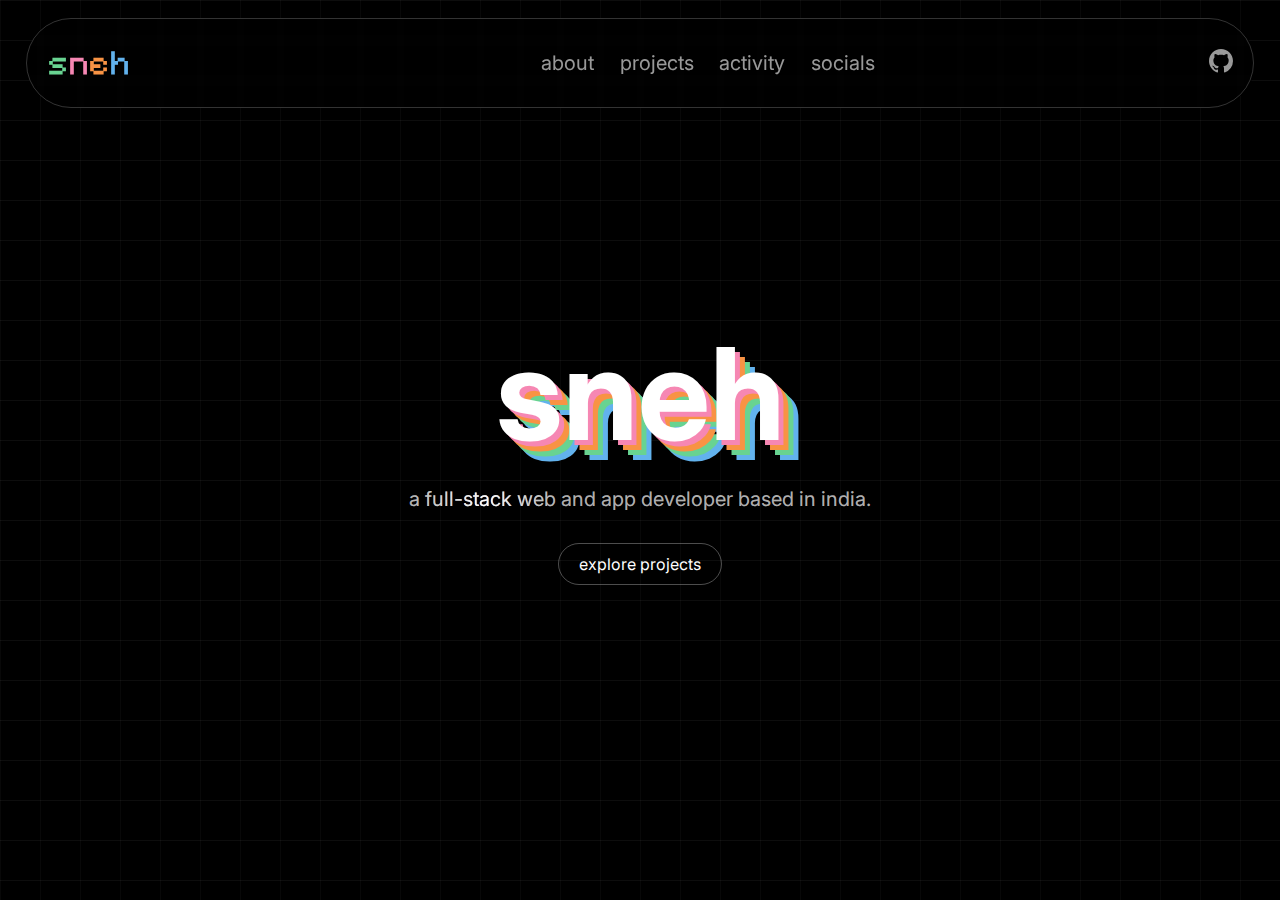
<file: index.html>
<!DOCTYPE html>
<html lang="en">

<head>
    <meta charset="UTF-8">
    <meta name="viewport" content="width=device-width, initial-scale=1.0">
    <meta name="title" content="sneh">
    <meta name="description" content="more about snehasish, a full-stack web and app developer.">
    <meta name="keywords" content="sneh, snehasish, sish, sneh.is-a.dev">
    <meta name="image" content="/assets/icon.png">
    <meta name="theme-color" content="#C5EBAA">
    <meta name="og:title" content="sneh">
    <meta name="og:description" content="more about snehasish, a full-stack web and app developer.">
    <meta name="og:image" content="/assets/icon.png">
    <meta name="og:theme-color" content="#C5EBAA">

    <link rel="stylesheet" href="styles/global.css">
    <link rel="stylesheet" href="styles/navbar.css">
    <link rel="stylesheet" href="styles/hero.css">
    <link rel="stylesheet" href="styles/about.css">
    <link rel="stylesheet" href="styles/colors.css">
    <link rel="stylesheet" href="styles/shadows.css">

    <link rel="shortcut icon" href="/assets//icon.png" type="image/png">
    <title>sneh</title>
</head>

<body>
    <nav class="navbar">
        <div class="navbar-menu-icon" onclick="openNav()">
            <svg xmlns="http://www.w3.org/2000/svg" width="24" height="24" fill="currentColor" class="bi bi-list"
                viewBox="0 0 16 16">
                <path fill-rule="evenodd"
                    d="M2.5 12a.5.5 0 0 1 .5-.5h10a.5.5 0 0 1 0 1H3a.5.5 0 0 1-.5-.5m0-4a.5.5 0 0 1 .5-.5h10a.5.5 0 0 1 0 1H3a.5.5 0 0 1-.5-.5m0-4a.5.5 0 0 1 .5-.5h10a.5.5 0 0 1 0 1H3a.5.5 0 0 1-.5-.5" />
            </svg>
        </div>
        <h2 class="navbar-name">
            <span class="text-green">s</span><span class="text-pink">n</span><span class="text-orange">e</span><span
                class="text-blue">h</span>
        </h2>
        <div class="navbar-items">
            <a href="/about" class="navbar-item">about</a>
            <a href="/projects" class="navbar-item">projects</a>
            <a href="/activity" class="navbar-item">activity</a>
            <a href="/socials" class="navbar-item">socials</a>
        </div>
        <div class="navbar-github">
            <a class="navbar-github-link" href="https://github.com/snehasishlol">
                <svg xmlns="http://www.w3.org/2000/svg" width="24" height="24" fill="currentColor" class="bi bi-github"
                    viewBox="0 0 16 16">
                    <path
                        d="M8 0C3.58 0 0 3.58 0 8c0 3.54 2.29 6.53 5.47 7.59.4.07.55-.17.55-.38 0-.19-.01-.82-.01-1.49-2.01.37-2.53-.49-2.69-.94-.09-.23-.48-.94-.82-1.13-.28-.15-.68-.52-.01-.53.63-.01 1.08.58 1.23.82.72 1.21 1.87.87 2.33.66.07-.52.28-.87.51-1.07-1.78-.2-3.64-.89-3.64-3.95 0-.87.31-1.59.82-2.15-.08-.2-.36-1.02.08-2.12 0 0 .67-.21 2.2.82.64-.18 1.32-.27 2-.27s1.36.09 2 .27c1.53-1.04 2.2-.82 2.2-.82.44 1.1.16 1.92.08 2.12.51.56.82 1.27.82 2.15 0 3.07-1.87 3.75-3.65 3.95.29.25.54.73.54 1.48 0 1.07-.01 1.93-.01 2.2 0 .21.15.46.55.38A8.01 8.01 0 0 0 16 8c0-4.42-3.58-8-8-8" />
                </svg>
            </a>
        </div>
    </nav>

    <div id="sidenav" class="sidenav">
        <div class="close-btn navbar-item" onclick="closeNav()">
            <svg xmlns="http://www.w3.org/2000/svg" width="24" height="24" fill="currentColor" class="bi bi-x-lg"
                viewBox="0 0 16 16">
                <path
                    d="M2.146 2.854a.5.5 0 1 1 .708-.708L8 7.293l5.146-5.147a.5.5 0 0 1 .708.708L8.707 8l5.147 5.146a.5.5 0 0 1-.708.708L8 8.707l-5.146 5.147a.5.5 0 0 1-.708-.708L7.293 8z" />
            </svg>
        </div>

        <div class="sidenav-items">
            <a href="/about" class="sidenav-item">about</a>
            <a href="/projects" class="sidenav-item">projects</a>
            <a href="/activity" class="sidenav-item">activity</a>
            <a href="/socials" class="sidenav-item">socials</a>
        </div>
    </div>

    <section class="hero" id="hero">
        <h1 class="hero-name">
            sneh
        </h1>

        <p class="hero-description">
            a full-stack web and app developer based in india.
        </p>

        <a class="hero-link" href="/projects">explore projects</a>
    </section>

    <script src="scripts/navbar.js"></script>
</body>

</html>
</file>
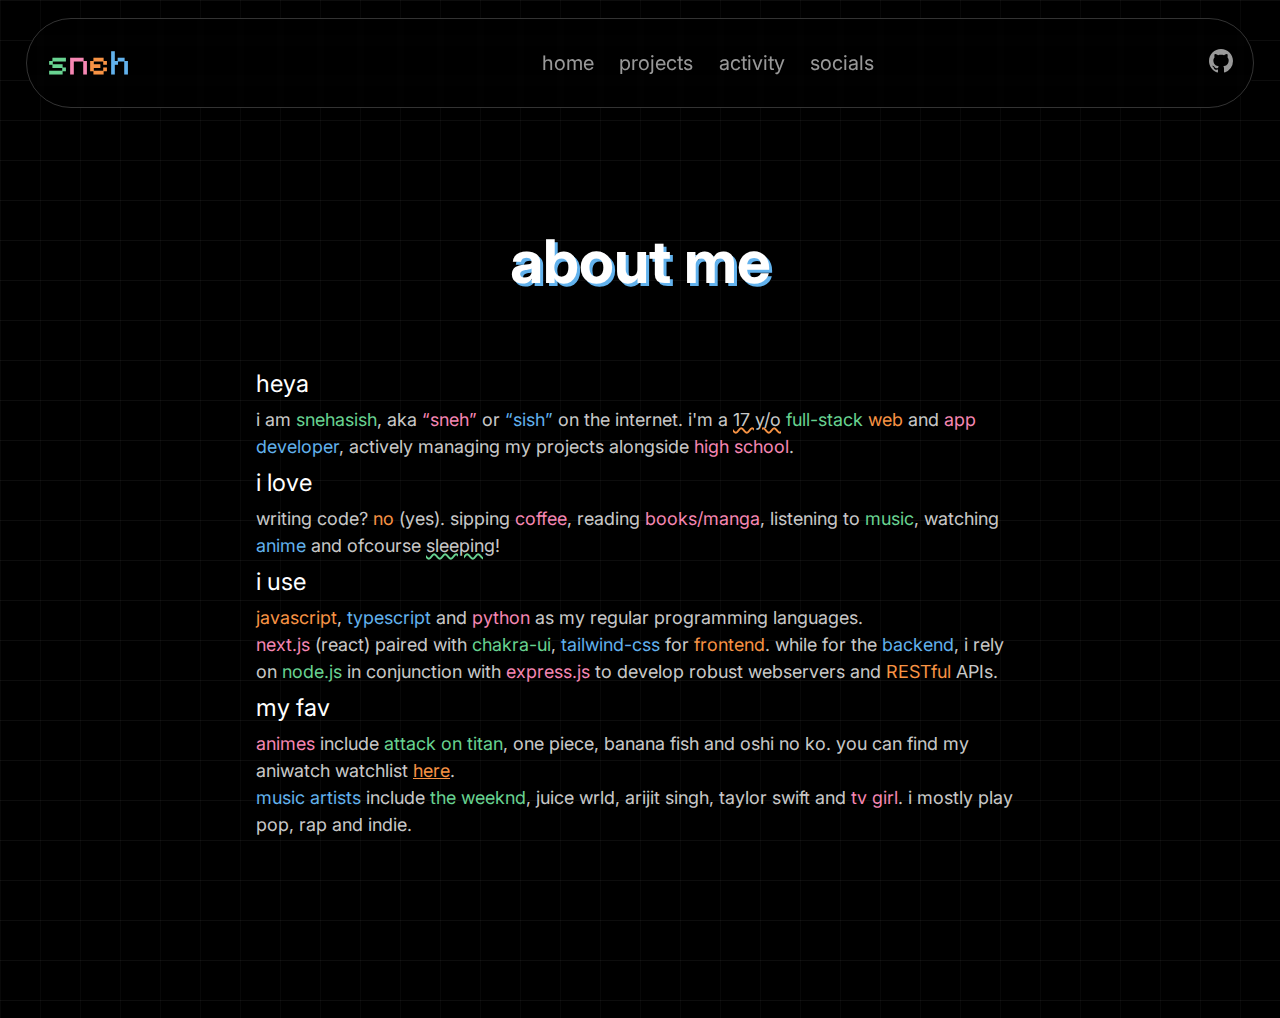
<file: about.html>
<!DOCTYPE html>
<html lang="en">

<head>
    <meta charset="UTF-8">
    <meta name="viewport" content="width=device-width, initial-scale=1.0">
    <meta name="title" content="about sneh">
    <meta name="description" content="omg you want to know about sneh? 😔.">
    <meta name="keywords" content="sneh, snehasish, sish, sneh.is-a.dev, about, about me">
    <meta name="image" content="/assets/icon.png">
    <meta name="theme-color" content="#C5EBAA">
    <meta name="og:title" content="about sneh">
    <meta name="og:description" content="omg you want to know about sneh? 😔.">
    <meta name="og:image" content="/assets/icon.png">
    <meta name="og:theme-color" content="#C5EBAA">

    <link rel="stylesheet" href="styles/global.css">
    <link rel="stylesheet" href="styles/navbar.css">
    <link rel="stylesheet" href="styles/about.css">
    <link rel="stylesheet" href="styles/about.css">
    <link rel="stylesheet" href="styles/buttons.css">
    <link rel="stylesheet" href="styles/underlines.css">
    <link rel="stylesheet" href="styles/colors.css">
    <link rel="stylesheet" href="styles/shadows.css">

    <link rel="shortcut icon" href="/assets//icon.png" type="image/png">
    <title>about - sneh</title>
</head>

<body>
    <nav class="navbar">
        <div class="navbar-menu-icon" onclick="openNav()">
            <svg xmlns="http://www.w3.org/2000/svg" width="24" height="24" fill="currentColor" class="bi bi-list"
                viewBox="0 0 16 16">
                <path fill-rule="evenodd"
                    d="M2.5 12a.5.5 0 0 1 .5-.5h10a.5.5 0 0 1 0 1H3a.5.5 0 0 1-.5-.5m0-4a.5.5 0 0 1 .5-.5h10a.5.5 0 0 1 0 1H3a.5.5 0 0 1-.5-.5m0-4a.5.5 0 0 1 .5-.5h10a.5.5 0 0 1 0 1H3a.5.5 0 0 1-.5-.5" />
            </svg>
        </div>
        <h2 class="navbar-name">
            <span class="text-green">s</span><span class="text-pink">n</span><span class="text-orange">e</span><span
                class="text-blue">h</span>
        </h2>
        <div class="navbar-items">
            <a href="/" class="navbar-item">home</a>
            <a href="/projects" class="navbar-item">projects</a>
            <a href="/activity" class="navbar-item">activity</a>
            <a href="/socials" class="navbar-item">socials</a>
        </div>
        <div class="navbar-github">
            <a class="navbar-github-link" href="https://github.com/snehasishlol">
                <svg xmlns="http://www.w3.org/2000/svg" width="24" height="24" fill="currentColor" class="bi bi-github"
                    viewBox="0 0 16 16">
                    <path
                        d="M8 0C3.58 0 0 3.58 0 8c0 3.54 2.29 6.53 5.47 7.59.4.07.55-.17.55-.38 0-.19-.01-.82-.01-1.49-2.01.37-2.53-.49-2.69-.94-.09-.23-.48-.94-.82-1.13-.28-.15-.68-.52-.01-.53.63-.01 1.08.58 1.23.82.72 1.21 1.87.87 2.33.66.07-.52.28-.87.51-1.07-1.78-.2-3.64-.89-3.64-3.95 0-.87.31-1.59.82-2.15-.08-.2-.36-1.02.08-2.12 0 0 .67-.21 2.2.82.64-.18 1.32-.27 2-.27s1.36.09 2 .27c1.53-1.04 2.2-.82 2.2-.82.44 1.1.16 1.92.08 2.12.51.56.82 1.27.82 2.15 0 3.07-1.87 3.75-3.65 3.95.29.25.54.73.54 1.48 0 1.07-.01 1.93-.01 2.2 0 .21.15.46.55.38A8.01 8.01 0 0 0 16 8c0-4.42-3.58-8-8-8" />
                </svg>
            </a>
        </div>
    </nav>

    <div id="sidenav" class="sidenav">
        <div class="close-btn navbar-item" onclick="closeNav()">
            <svg xmlns="http://www.w3.org/2000/svg" width="24" height="24" fill="currentColor" class="bi bi-x-lg"
                viewBox="0 0 16 16">
                <path
                    d="M2.146 2.854a.5.5 0 1 1 .708-.708L8 7.293l5.146-5.147a.5.5 0 0 1 .708.708L8.707 8l5.147 5.146a.5.5 0 0 1-.708.708L8 8.707l-5.146 5.147a.5.5 0 0 1-.708-.708L7.293 8z" />
            </svg>
        </div>

        <div class="sidenav-items">
            <a href="/" class="sidenav-item">home</a>
            <a href="/projects" class="sidenav-item">projects</a>
            <a href="/activity" class="sidenav-item">activity</a>
            <a href="/socials" class="sidenav-item">socials</a>
        </div>
    </div>

    <section class="about" id="about">
        <div class="about-intro">
            <h2 class="about-intro-title shadow-blue">
                about me
            </h2>
        </div>

        <div class="about-details">
            <h2 class="about-details-title">
                heya
            </h2>
            <p class="about-details-text">
                i am <span class="text-green">snehasish</span>, aka <span class="text-pink">&ldquo;sneh&rdquo;</span> or
                <span class="text-blue">&ldquo;sish&rdquo;</span> on the internet. i&apos;m a <span
                    class="underline-orange">17 y/o</span> <span class="text-green">full-stack</span> <span
                    class="text-orange">web</span> and <span class="text-pink">app</span> <span
                    class="text-blue">developer</span>, actively managing my projects alongside <span
                    class="text-pink">high school</span>.
            </p>

            <h2 class="about-details-title">
                i love
            </h2>
            <p class="about-details-text">
                writing code? <span class="text-orange">no</span> (yes). sipping <span class="text-pink">coffee</span>,
                reading <span class="text-pink">books/manga</span>, listening to <span class="text-green">music</span>,
                watching <span class="text-blue">anime</span> and ofcourse <span
                    class="underline-green">sleeping</span>!
            </p>

            <h2 class="about-details-title">
                i use
            </h2>
            <p class="about-details-text">
                <span class="text-orange">javascript</span>, <span class="text-blue">typescript</span> and <span
                    class="text-pink">python</span> as my regular programming languages.
            </p>
            <p class="about-details-text">
                <span class="text-pink">next.js</span> (react) paired with <span class="text-green">chakra-ui</span>,
                <span class="text-blue">tailwind-css</span> for <span class="text-orange">frontend</span>. while for the
                <span class="text-blue">backend</span>, i rely on <span class="text-green">node.js</span> in conjunction
                with <span class="text-pink">express.js</span> to develop robust webservers and <span
                    class="text-orange">RESTful</span> APIs.
            </p>

            <h2 class="about-details-title">
                my fav
            </h2>
            <p class="about-details-text">
                <span class="text-pink">animes</span> include <span class="text-green">attack on titan</span>, one
                piece, banana fish and oshi no ko. you can find my aniwatch watchlist <a
                    href="https://aniwatchtv.to/community/user/3163264/watch-list" class="text-orange">here</a>.
            </p>
            <p class="about-details-text">
                <span class="text-blue">music artists</span> include <span class="text-green">the weeknd</span>, juice wrld, arijit singh, taylor swift and <span class="text-pink">tv girl</span>. i mostly play pop, rap and indie.
            </p>
        </div>
    </section>

    <script src="scripts/navbar.js"></script>
</body>

</html>
</file>
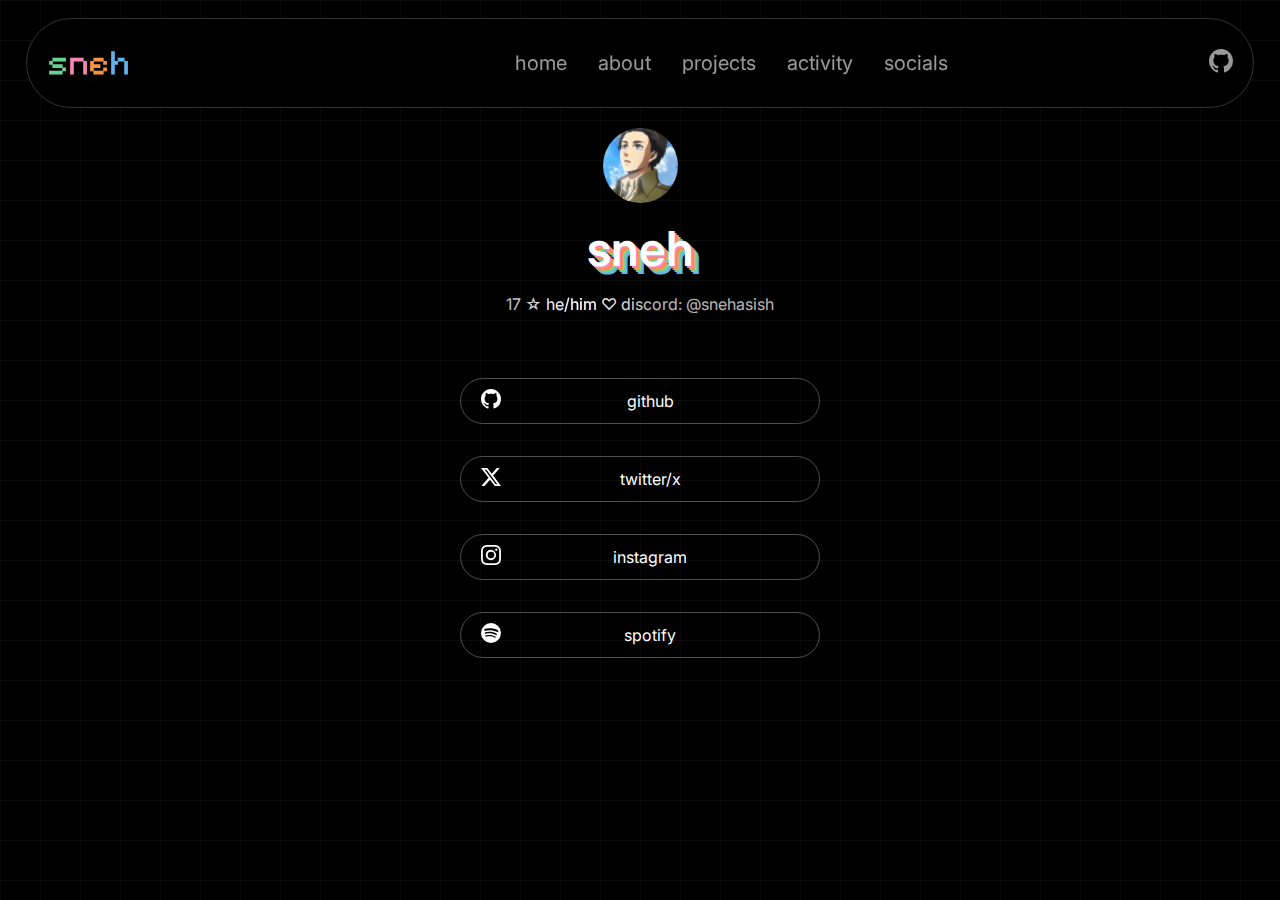
<file: profile.html>
<!DOCTYPE html>
<html lang="en">

<head>
    <meta charset="UTF-8">
    <meta name="viewport" content="width=device-width, initial-scale=1.0">
    <meta name="title" content="sneh">
    <meta name="description" content="meh sneh lol.">
    <meta name="keywords" content="sneh, snehasish, sish, sneh.is-a.dev, profile">
    <meta name="image" content="/assets/icon.png">
    <meta name="theme-color" content="#C5EBAA">
    <meta name="og:title" content="sneh">
    <meta name="og:description" content="meh sneh lol.">
    <meta name="og:image" content="/assets/icon.png">
    <meta name="og:theme-color" content="#C5EBAA">

    <link rel="stylesheet" target="_blank" href="styles/global.css">
    <link rel="stylesheet" target="_blank" href="styles/navbar.css">
    <link rel="stylesheet" target="_blank" href="styles/profile.css">
    <link rel="stylesheet" target="_blank" href="styles/about.css">
    <link rel="stylesheet" target="_blank" href="styles/colors.css">
    <link rel="stylesheet" target="_blank" href="styles/shadows.css">

    <link rel="shortcut icon" target="_blank" href="/assets//icon.png" type="image/png">
    <title>sneh</title>
</head>

<body>
    <nav class="navbar">
        <div class="navbar-menu-icon" onclick="openNav()">
            <svg xmlns="http://www.w3.org/2000/svg" width="24" height="24" fill="currentColor" class="bi bi-list"
                viewBox="0 0 16 16">
                <path fill-rule="evenodd"
                    d="M2.5 12a.5.5 0 0 1 .5-.5h10a.5.5 0 0 1 0 1H3a.5.5 0 0 1-.5-.5m0-4a.5.5 0 0 1 .5-.5h10a.5.5 0 0 1 0 1H3a.5.5 0 0 1-.5-.5m0-4a.5.5 0 0 1 .5-.5h10a.5.5 0 0 1 0 1H3a.5.5 0 0 1-.5-.5" />
            </svg>
        </div>
        <h2 class="navbar-name">
            <span class="text-green">s</span><span class="text-pink">n</span><span class="text-orange">e</span><span
                class="text-blue">h</span>
        </h2>
        <div class="navbar-items">
            <a target="_blank" href="/" class="navbar-item">home</a>
            <a target="_blank" href="/about" class="navbar-item">about</a>
            <a target="_blank" href="/projects" class="navbar-item">projects</a>
            <a target="_blank" href="/activity" class="navbar-item">activity</a>
            <a target="_blank" href="/socials" class="navbar-item">socials</a>
        </div>
        <div class="navbar-github">
            <a class="navbar-github-link" target="_blank" href="https://github.com/snehasishlol">
                <svg xmlns="http://www.w3.org/2000/svg" width="24" height="24" fill="currentColor" class="bi bi-github"
                    viewBox="0 0 16 16">
                    <path
                        d="M8 0C3.58 0 0 3.58 0 8c0 3.54 2.29 6.53 5.47 7.59.4.07.55-.17.55-.38 0-.19-.01-.82-.01-1.49-2.01.37-2.53-.49-2.69-.94-.09-.23-.48-.94-.82-1.13-.28-.15-.68-.52-.01-.53.63-.01 1.08.58 1.23.82.72 1.21 1.87.87 2.33.66.07-.52.28-.87.51-1.07-1.78-.2-3.64-.89-3.64-3.95 0-.87.31-1.59.82-2.15-.08-.2-.36-1.02.08-2.12 0 0 .67-.21 2.2.82.64-.18 1.32-.27 2-.27s1.36.09 2 .27c1.53-1.04 2.2-.82 2.2-.82.44 1.1.16 1.92.08 2.12.51.56.82 1.27.82 2.15 0 3.07-1.87 3.75-3.65 3.95.29.25.54.73.54 1.48 0 1.07-.01 1.93-.01 2.2 0 .21.15.46.55.38A8.01 8.01 0 0 0 16 8c0-4.42-3.58-8-8-8" />
                </svg>
            </a>
        </div>
    </nav>

    <div id="sidenav" class="sidenav">
        <div class="close-btn navbar-item" onclick="closeNav()">
            <svg xmlns="http://www.w3.org/2000/svg" width="24" height="24" fill="currentColor" class="bi bi-x-lg"
                viewBox="0 0 16 16">
                <path
                    d="M2.146 2.854a.5.5 0 1 1 .708-.708L8 7.293l5.146-5.147a.5.5 0 0 1 .708.708L8.707 8l5.147 5.146a.5.5 0 0 1-.708.708L8 8.707l-5.146 5.147a.5.5 0 0 1-.708-.708L7.293 8z" />
            </svg>
        </div>

        <div class="sidenav-items">
            <a target="_blank" href="/" class="sidenav-item">home</a>
            <a target="_blank" href="/about" class="sidenav-item">about</a>
            <a target="_blank" href="/projects" class="sidenav-item">projects</a>
            <a target="_blank" href="/activity" class="sidenav-item">activity</a>
            <a target="_blank" href="/socials" class="sidenav-item">socials</a>
        </div>
    </div>

    <section class="profile" id="profile">
        <img src="/assets/pfp.gif" class="profile-image" loading="lazy" alt="profile image">

        <h1 class="profile-name">
            sneh
        </h1>

        <p class="profile-description">
            17 ☆ he/him ♡ discord: @snehasish
        </p>

        <div class="profile-links">
            <a target="_blank" href="https://github.com/snehasishlol" class="profile-link">
                <span>
                    <svg xmlns="http://www.w3.org/2000/svg" width="20" height="20" fill="currentColor"
                        class="bi bi-github" viewBox="0 0 16 16">
                        <path
                            d="M8 0C3.58 0 0 3.58 0 8c0 3.54 2.29 6.53 5.47 7.59.4.07.55-.17.55-.38 0-.19-.01-.82-.01-1.49-2.01.37-2.53-.49-2.69-.94-.09-.23-.48-.94-.82-1.13-.28-.15-.68-.52-.01-.53.63-.01 1.08.58 1.23.82.72 1.21 1.87.87 2.33.66.07-.52.28-.87.51-1.07-1.78-.2-3.64-.89-3.64-3.95 0-.87.31-1.59.82-2.15-.08-.2-.36-1.02.08-2.12 0 0 .67-.21 2.2.82.64-.18 1.32-.27 2-.27s1.36.09 2 .27c1.53-1.04 2.2-.82 2.2-.82.44 1.1.16 1.92.08 2.12.51.56.82 1.27.82 2.15 0 3.07-1.87 3.75-3.65 3.95.29.25.54.73.54 1.48 0 1.07-.01 1.93-.01 2.2 0 .21.15.46.55.38A8.01 8.01 0 0 0 16 8c0-4.42-3.58-8-8-8" />
                    </svg>
                </span>
                <span>
                    github
                </span>
                <span></span>
            </a>

            <a target="_blank" href="https://x.com/snehasishlol" class="profile-link">
                <span>
                    <svg xmlns="http://www.w3.org/2000/svg" width="20" height="20" fill="currentColor"
                        class="bi bi-twitter-x" viewBox="0 0 16 16">
                        <path
                            d="M12.6.75h2.454l-5.36 6.142L16 15.25h-4.937l-3.867-5.07-4.425 5.07H.316l5.733-6.57L0 .75h5.063l3.495 4.633L12.601.75Zm-.86 13.028h1.36L4.323 2.145H2.865z" />
                    </svg>
                </span>
                <span>
                    twitter/x
                </span>
                <span></span>
            </a>

            <a target="_blank" href="https://instagram.com/snehppuccino" class="profile-link">
                <span>
                    <svg xmlns="http://www.w3.org/2000/svg" width="20" height="20" fill="currentColor"
                        class="bi bi-instagram" viewBox="0 0 16 16">
                        <path
                            d="M8 0C5.829 0 5.556.01 4.703.048 3.85.088 3.269.222 2.76.42a3.9 3.9 0 0 0-1.417.923A3.9 3.9 0 0 0 .42 2.76C.222 3.268.087 3.85.048 4.7.01 5.555 0 5.827 0 8.001c0 2.172.01 2.444.048 3.297.04.852.174 1.433.372 1.942.205.526.478.972.923 1.417.444.445.89.719 1.416.923.51.198 1.09.333 1.942.372C5.555 15.99 5.827 16 8 16s2.444-.01 3.298-.048c.851-.04 1.434-.174 1.943-.372a3.9 3.9 0 0 0 1.416-.923c.445-.445.718-.891.923-1.417.197-.509.332-1.09.372-1.942C15.99 10.445 16 10.173 16 8s-.01-2.445-.048-3.299c-.04-.851-.175-1.433-.372-1.941a3.9 3.9 0 0 0-.923-1.417A3.9 3.9 0 0 0 13.24.42c-.51-.198-1.092-.333-1.943-.372C10.443.01 10.172 0 7.998 0zm-.717 1.442h.718c2.136 0 2.389.007 3.232.046.78.035 1.204.166 1.486.275.373.145.64.319.92.599s.453.546.598.92c.11.281.24.705.275 1.485.039.843.047 1.096.047 3.231s-.008 2.389-.047 3.232c-.035.78-.166 1.203-.275 1.485a2.5 2.5 0 0 1-.599.919c-.28.28-.546.453-.92.598-.28.11-.704.24-1.485.276-.843.038-1.096.047-3.232.047s-2.39-.009-3.233-.047c-.78-.036-1.203-.166-1.485-.276a2.5 2.5 0 0 1-.92-.598 2.5 2.5 0 0 1-.6-.92c-.109-.281-.24-.705-.275-1.485-.038-.843-.046-1.096-.046-3.233s.008-2.388.046-3.231c.036-.78.166-1.204.276-1.486.145-.373.319-.64.599-.92s.546-.453.92-.598c.282-.11.705-.24 1.485-.276.738-.034 1.024-.044 2.515-.045zm4.988 1.328a.96.96 0 1 0 0 1.92.96.96 0 0 0 0-1.92m-4.27 1.122a4.109 4.109 0 1 0 0 8.217 4.109 4.109 0 0 0 0-8.217m0 1.441a2.667 2.667 0 1 1 0 5.334 2.667 2.667 0 0 1 0-5.334" />
                    </svg>
                </span>
                <span>
                    instagram
                </span>
                <span></span>
            </a>

            <a target="_blank" href="https://open.spotify.com/user/31momuam5cf3a6gdw6r47sdcs55q" class="profile-link">
                <span>
                    <svg xmlns="http://www.w3.org/2000/svg" width="20" height="20" fill="currentColor"
                        class="bi bi-spotify" viewBox="0 0 16 16">
                        <path
                            d="M8 0a8 8 0 1 0 0 16A8 8 0 0 0 8 0m3.669 11.538a.5.5 0 0 1-.686.165c-1.879-1.147-4.243-1.407-7.028-.77a.499.499 0 0 1-.222-.973c3.048-.696 5.662-.397 7.77.892a.5.5 0 0 1 .166.686m.979-2.178a.624.624 0 0 1-.858.205c-2.15-1.321-5.428-1.704-7.972-.932a.625.625 0 0 1-.362-1.194c2.905-.881 6.517-.454 8.986 1.063a.624.624 0 0 1 .206.858m.084-2.268C10.154 5.56 5.9 5.419 3.438 6.166a.748.748 0 1 1-.434-1.432c2.825-.857 7.523-.692 10.492 1.07a.747.747 0 1 1-.764 1.288" />
                    </svg>
                </span>
                <span>
                    spotify
                </span>
                <span></span>
            </a>
        </div>
    </section>

    <script src="scripts/navbar.js"></script>
</body>

</html>
</file>
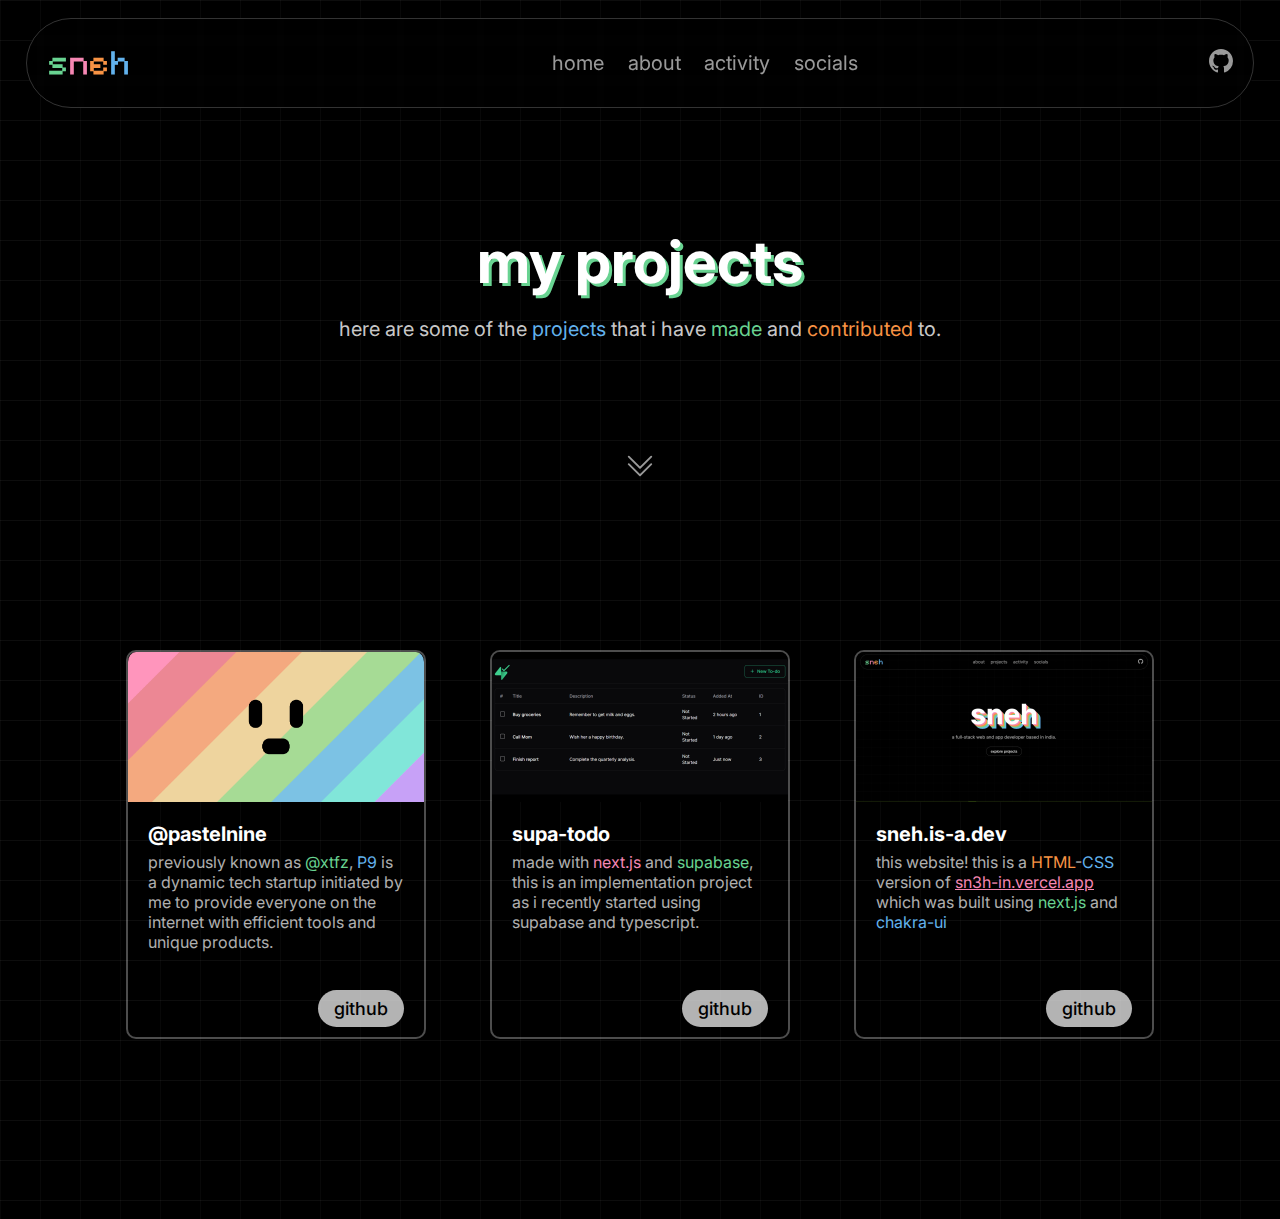
<file: projects.html>
<!DOCTYPE html>
<html lang="en">

<head>
    <meta charset="UTF-8">
    <meta name="viewport" content="width=device-width, initial-scale=1.0">
    <meta name="title" content="projects by sneh">
    <meta name="description" content="some projects that i have made or contributed to.">
    <meta name="keywords" content="sneh, snehasish, sish, sneh.is-a.dev, projects, contributions">
    <meta name="image" content="/assets/icon.png">
    <meta name="theme-color" content="#C5EBAA">
    <meta name="og:title" content="projects by sneh">
    <meta name="og:description" content="some projects that i have made or contributed to.">
    <meta name="og:image" content="/assets/icon.png">
    <meta name="og:theme-color" content="#C5EBAA">

    <link rel="stylesheet" href="styles/global.css">
    <link rel="stylesheet" href="styles/navbar.css">
    <link rel="stylesheet" href="styles/projects.css">
    <link rel="stylesheet" href="styles/about.css">
    <link rel="stylesheet" href="styles/buttons.css">
    <link rel="stylesheet" href="styles/underlines.css">
    <link rel="stylesheet" href="styles/colors.css">
    <link rel="stylesheet" href="styles/shadows.css">

    <link rel="shortcut icon" href="/assets//icon.png" type="image/png">
    <title>projects - sneh</title>
</head>

<body>
    <nav class="navbar">
        <div class="navbar-menu-icon" onclick="openNav()">
            <svg xmlns="http://www.w3.org/2000/svg" width="24" height="24" fill="currentColor" class="bi bi-list"
                viewBox="0 0 16 16">
                <path fill-rule="evenodd"
                    d="M2.5 12a.5.5 0 0 1 .5-.5h10a.5.5 0 0 1 0 1H3a.5.5 0 0 1-.5-.5m0-4a.5.5 0 0 1 .5-.5h10a.5.5 0 0 1 0 1H3a.5.5 0 0 1-.5-.5m0-4a.5.5 0 0 1 .5-.5h10a.5.5 0 0 1 0 1H3a.5.5 0 0 1-.5-.5" />
            </svg>
        </div>
        <h2 class="navbar-name">
            <span class="text-green">s</span><span class="text-pink">n</span><span class="text-orange">e</span><span
                class="text-blue">h</span>
        </h2>
        <div class="navbar-items">
            <a href="/" class="navbar-item">home</a>
            <a href="/about" class="navbar-item">about</a>
            <a href="/activity" class="navbar-item">activity</a>
            <a href="/socials" class="navbar-item">socials</a>
        </div>
        <div class="navbar-github">
            <a class="navbar-github-link" href="https://github.com/snehasishlol">
                <svg xmlns="http://www.w3.org/2000/svg" width="24" height="24" fill="currentColor" class="bi bi-github"
                    viewBox="0 0 16 16">
                    <path
                        d="M8 0C3.58 0 0 3.58 0 8c0 3.54 2.29 6.53 5.47 7.59.4.07.55-.17.55-.38 0-.19-.01-.82-.01-1.49-2.01.37-2.53-.49-2.69-.94-.09-.23-.48-.94-.82-1.13-.28-.15-.68-.52-.01-.53.63-.01 1.08.58 1.23.82.72 1.21 1.87.87 2.33.66.07-.52.28-.87.51-1.07-1.78-.2-3.64-.89-3.64-3.95 0-.87.31-1.59.82-2.15-.08-.2-.36-1.02.08-2.12 0 0 .67-.21 2.2.82.64-.18 1.32-.27 2-.27s1.36.09 2 .27c1.53-1.04 2.2-.82 2.2-.82.44 1.1.16 1.92.08 2.12.51.56.82 1.27.82 2.15 0 3.07-1.87 3.75-3.65 3.95.29.25.54.73.54 1.48 0 1.07-.01 1.93-.01 2.2 0 .21.15.46.55.38A8.01 8.01 0 0 0 16 8c0-4.42-3.58-8-8-8" />
                </svg>
            </a>
        </div>
    </nav>

    <div id="sidenav" class="sidenav">
        <div class="close-btn navbar-item" onclick="closeNav()">
            <svg xmlns="http://www.w3.org/2000/svg" width="24" height="24" fill="currentColor" class="bi bi-x-lg"
                viewBox="0 0 16 16">
                <path
                    d="M2.146 2.854a.5.5 0 1 1 .708-.708L8 7.293l5.146-5.147a.5.5 0 0 1 .708.708L8.707 8l5.147 5.146a.5.5 0 0 1-.708.708L8 8.707l-5.146 5.147a.5.5 0 0 1-.708-.708L7.293 8z" />
            </svg>
        </div>

        <div class="sidenav-items">
            <a href="/" class="sidenav-item">home</a>
            <a href="/about" class="sidenav-item">about</a>
            <a href="/activity" class="sidenav-item">activity</a>
            <a href="/socials" class="sidenav-item">socials</a>
        </div>
    </div>

    <section class="projects" id="projects">
        <div class="projects-intro">
            <h2 class="projects-intro-title shadow-green">
                my projects
            </h2>

            <p class="projects-intro-description">
                here are some of the <span class="text-blue">projects</span> that i have <span
                    class="text-green">made</span> and <span class="text-orange">contributed</span> to.
            </p>

            <div class="projects-intro-chevron">
                <div class="projects-intro-chevron-icon">
                    <svg xmlns="http://www.w3.org/2000/svg" width="30" height="30" fill="currentColor"
                        class="bi bi-chevron-double-down" viewBox="0 0 16 16">
                        <path fill-rule="evenodd"
                            d="M1.646 6.646a.5.5 0 0 1 .708 0L8 12.293l5.646-5.647a.5.5 0 0 1 .708.708l-6 6a.5.5 0 0 1-.708 0l-6-6a.5.5 0 0 1 0-.708" />
                        <path fill-rule="evenodd"
                            d="M1.646 2.646a.5.5 0 0 1 .708 0L8 8.293l5.646-5.647a.5.5 0 0 1 .708.708l-6 6a.5.5 0 0 1-.708 0l-6-6a.5.5 0 0 1 0-.708" />
                    </svg>
                </div>
            </div>
        </div>

        <div class="project-cards">
            <div class="project-card">
                <img src="/assets/p9/banner.png" alt="image" class="project-card-image">
                <div class="project-card-info">
                    <h2 class="project-card-info-title">
                        @pastelnine
                    </h2>

                    <p class="project-card-info-description">
                        previously known as <span class="text-green">@xtfz</span>, <span class="text-blue">P9</span> is
                        a
                        dynamic tech startup initiated by me to provide everyone on the internet with efficient tools
                        and unique products.
                    </p>
                </div>
                <div class="project-card-links">
                    <a href="https://github.com/pastelnine" target="_blank" class="btn-default">github</a>
                </div>
            </div>

            <div class="project-card">
                <img src="/assets/screenshots/supatodo.png" alt="image" class="project-card-image">
                <div class="project-card-info">
                    <h2 class="project-card-info-title">
                        supa-todo
                    </h2>

                    <p class="project-card-info-description">
                        made with <span class="text-pink">next.js</span> and <span class="text-green">supabase</span>,
                        this is an implementation project as i recently started using supabase and typescript.
                    </p>
                </div>
                <div class="project-card-links">
                    <a href="https://github.com/snehasishlol/supa-todo" target="_blank" class="btn-default">github</a>
                </div>
            </div>

            <div class="project-card">
                <img src="/assets/screenshots/sneh-is-a-dev.png" alt="image" class="project-card-image">
                <div class="project-card-info">
                    <h2 class="project-card-info-title">
                        sneh.is-a.dev
                    </h2>

                    <p class="project-card-info-description">
                        this website! this is a <span class="text-orange">HTML</span>-<span class="text-blue">CSS</span> version of <a href="https://sn3h-in.vercel.app" class="text-pink">sn3h-in.vercel.app</a> which was built using <span class="text-green">next.js</span> and <span class="text-blue">chakra-ui</span>
                    </p>
                </div>
                <div class="project-card-links">
                    <a href="https://github.com/snehasishlol/sneh.is-a.dev" target="_blank" class="btn-default">github</a>
                </div>
            </div>
        </div>
    </section>

    <script src="scripts/navbar.js"></script>
</body>

</html>
</file>
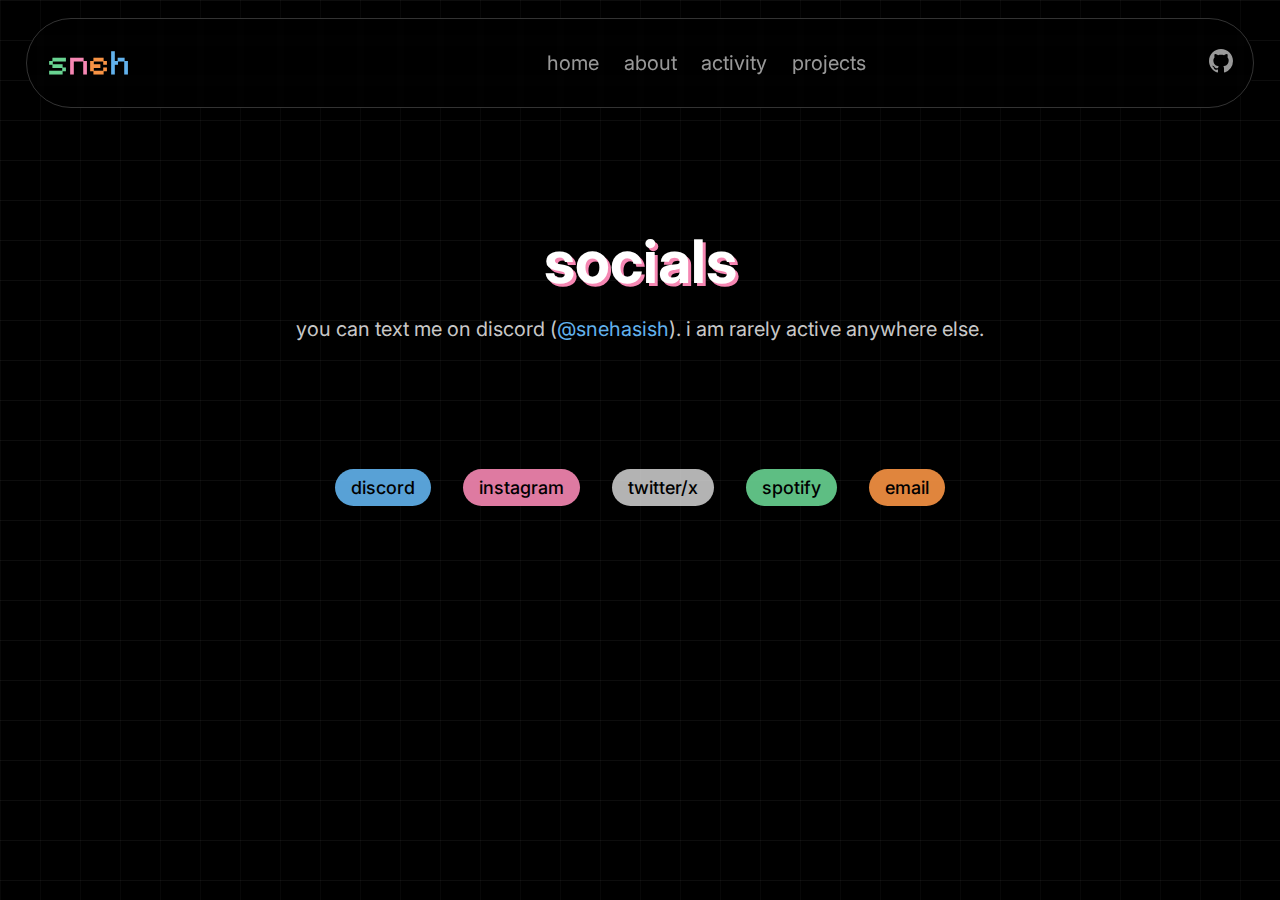
<file: socials.html>
<!DOCTYPE html>
<html lang="en">

<head>
    <meta charset="UTF-8">
    <meta name="viewport" content="width=device-width, initial-scale=1.0">
    <meta name="title" content="socials - sneh">
    <meta name="description" content="my social media accounts.">
    <meta name="keywords" content="sneh, snehasish, sish, sneh.is-a.dev, socials, social media, accounts">
    <meta name="image" content="/assets/icon.png">
    <meta name="theme-color" content="#C5EBAA">
    <meta name="og:title" content="socials - sneh">
    <meta name="og:description" content="my social media accounts.">
    <meta name="og:image" content="/assets/icon.png">
    <meta name="og:theme-color" content="#C5EBAA">

    <link rel="stylesheet" href="styles/global.css">
    <link rel="stylesheet" href="styles/navbar.css">
    <link rel="stylesheet" href="styles/socials.css">
    <link rel="stylesheet" href="styles/activity.css">
    <link rel="stylesheet" href="styles/buttons.css">
    <link rel="stylesheet" href="styles/underlines.css">
    <link rel="stylesheet" href="styles/colors.css">
    <link rel="stylesheet" href="styles/shadows.css">

    <link rel="shortcut icon" href="/assets//icon.png" type="image/png">
    <title>socials - sneh</title>
</head>

<body>
    <nav class="navbar">
        <div class="navbar-menu-icon" onclick="openNav()">
            <svg xmlns="http://www.w3.org/2000/svg" width="24" height="24" fill="currentColor" class="bi bi-list"
                viewBox="0 0 16 16">
                <path fill-rule="evenodd"
                    d="M2.5 12a.5.5 0 0 1 .5-.5h10a.5.5 0 0 1 0 1H3a.5.5 0 0 1-.5-.5m0-4a.5.5 0 0 1 .5-.5h10a.5.5 0 0 1 0 1H3a.5.5 0 0 1-.5-.5m0-4a.5.5 0 0 1 .5-.5h10a.5.5 0 0 1 0 1H3a.5.5 0 0 1-.5-.5" />
            </svg>
        </div>
        <h2 class="navbar-name">
            <span class="text-green">s</span><span class="text-pink">n</span><span class="text-orange">e</span><span
                class="text-blue">h</span>
        </h2>
        <div class="navbar-items">
            <a href="/" class="navbar-item">home</a>
            <a href="/about" class="navbar-item">about</a>
            <a href="/activity" class="navbar-item">activity</a>
            <a href="/projects" class="navbar-item">projects</a>
        </div>
        <div class="navbar-github">
            <a class="navbar-github-link" href="https://github.com/snehasishlol">
                <svg xmlns="http://www.w3.org/2000/svg" width="24" height="24" fill="currentColor" class="bi bi-github"
                    viewBox="0 0 16 16">
                    <path
                        d="M8 0C3.58 0 0 3.58 0 8c0 3.54 2.29 6.53 5.47 7.59.4.07.55-.17.55-.38 0-.19-.01-.82-.01-1.49-2.01.37-2.53-.49-2.69-.94-.09-.23-.48-.94-.82-1.13-.28-.15-.68-.52-.01-.53.63-.01 1.08.58 1.23.82.72 1.21 1.87.87 2.33.66.07-.52.28-.87.51-1.07-1.78-.2-3.64-.89-3.64-3.95 0-.87.31-1.59.82-2.15-.08-.2-.36-1.02.08-2.12 0 0 .67-.21 2.2.82.64-.18 1.32-.27 2-.27s1.36.09 2 .27c1.53-1.04 2.2-.82 2.2-.82.44 1.1.16 1.92.08 2.12.51.56.82 1.27.82 2.15 0 3.07-1.87 3.75-3.65 3.95.29.25.54.73.54 1.48 0 1.07-.01 1.93-.01 2.2 0 .21.15.46.55.38A8.01 8.01 0 0 0 16 8c0-4.42-3.58-8-8-8" />
                </svg>
            </a>
        </div>
    </nav>

    <div id="sidenav" class="sidenav">
        <div class="close-btn navbar-item" onclick="closeNav()">
            <svg xmlns="http://www.w3.org/2000/svg" width="24" height="24" fill="currentColor" class="bi bi-x-lg"
                viewBox="0 0 16 16">
                <path
                    d="M2.146 2.854a.5.5 0 1 1 .708-.708L8 7.293l5.146-5.147a.5.5 0 0 1 .708.708L8.707 8l5.147 5.146a.5.5 0 0 1-.708.708L8 8.707l-5.146 5.147a.5.5 0 0 1-.708-.708L7.293 8z" />
            </svg>
        </div>

        <div class="sidenav-items">
            <a href="/" class="sidenav-item">home</a>
            <a href="/about" class="sidenav-item">about</a>
            <a href="/activity" class="navbar-item">activity</a>
            <a href="/projects" class="sidenav-item">projects</a>
        </div>
    </div>

    <section class="socials" id="socials">
        <div class="socials-intro">
            <h2 class="socials-intro-title shadow-pink">
                socials
            </h2>

            <p class="socials-intro-description">
                you can text me on discord (<span class="text-blue">@snehasish</span>). i am rarely active anywhere else.
            </p>
        </div>

        <div class="socials-btns">
            <a href="https://discord.com/users/741292272661954651" class="btn-blue">discord</a>
            <a href="https://instagram.com/snehppuccino" class="btn-pink">instagram</a>
            <a href="https://x.com/snehasishlol" class="btn-default">twitter/x</a>
            <a href="https://open.spotify.com/user/31momuam5cf3a6gdw6r47sdcs55q" class="btn-green">spotify</a>
            <a href="mailto:snehasishcodes@gmail.com" class="btn-orange">email</a>
        </div>        
    </section>

    <script src="scripts/navbar.js"></script>
    <script src="scripts/activity.js"></script>
</body>

</html>
</file>
<file: styles/global.css>
@import url('https://fonts.googleapis.com/css2?family=Inter:wght@100..900&display=swap');

* {
    box-sizing: border-box;
    margin: 0;
    padding: 0;
    user-select: none;
    scroll-behavior: smooth;
}

body {
    color: white;
    background-color: black;
    background-size: 40px 40px;
    background-image:
        linear-gradient(to right, rgba(255, 255, 255, 0.03) 1px, transparent 1px),
        linear-gradient(to bottom, rgba(255, 255, 255, 0.05) 1px, transparent 1px);
    font-family: 'Inter', sans-serif;
}

hr {
    display: block;
    margin-top: 2rem;
    margin-bottom: 2rem;
    margin-left: auto;
    margin-right: auto;
    border-style: inset;
    border-width: 1px;
    border-color: rgba(255, 255, 255, 0.3);
}

::-webkit-scrollbar {
    width: 2px;
    height: 2px;
}

::-webkit-scrollbar-thumb {
    background-color: aliceblue;
}
</file>
<file: styles/navbar.css>
@import url('https://fonts.googleapis.com/css2?family=Pixelify+Sans&display=swap');

.navbar {
    position: fixed;
    top: 2%;
    left: 2%;
    right: 2%;
    min-height: 10vh;
    padding: 10px 20px;
    border: 1px solid rgba(255, 255, 255, 0.2);
    border-radius: 100px;
    backdrop-filter: blur(4px);
    z-index: 999;
    display: flex;
    flex-direction: row;
    justify-content: space-between;
    align-items: center;
}

.navbar-menu-icon {
    display: none;
}

.navbar-name {
    font-family: 'Pixelify Sans', sans-serif;
    font-size: 36px;
    font-weight: 400;
    line-height: 1;
}

.navbar-items {
    display: flex;
    direction: row;
    justify-content: space-evenly;
    align-items: center;
    gap: 10%;
}

.navbar-item {
    color: rgba(255, 255, 255, 0.6);
    font-size: 20px;
    text-decoration: none;
    transition: 0.5s;
}

.navbar-item:hover {
    color: white;
    transition: 0.5s;
}

.navbar-github-link {
    color: rgba(255, 255, 255, 0.6);
    text-decoration: none;
    transition: 0.7s;
}

.navbar-github-link:hover {
    color: white;
    transition: 0.7s;
}

@media only screen and (max-width: 640px) {
    .navbar-menu-icon {
        display: block;
        color: rgba(255, 255, 255, 0.6);
    }

    .navbar-menu-icon:hover {
        color: white;
    }

    .navbar-name {
        font-size: 30px;
    }

    .navbar-items {
        display: none;
    }
}

/* Sidenav: Drawer for 600px smaller devices */

.sidenav {
    height: 100%;
    width: 0;
    position: fixed;
    z-index: 1000;
    top: 0;
    left: 0;
    background-color: #000;
    overflow-x: hidden;
    transition: 0.5s;
    padding-top: 60px;
}

.sidenav-items {
    display: flex;
    flex-direction: column;
    justify-content: center;
    align-items: center;
    gap: 2rem;
}

.sidenav-item {
    color: rgba(255, 255, 255, 0.6);
    font-size: 40px;
    text-decoration: none;
    transition: 0.5s;
}

.sidenav-item:hover {
    color: white;
    transition: 0.5s;
}

.sidenav .close-btn {
    position: absolute;
    top: 0;
    right: 25px;
    font-size: 36px;
    margin-left: 50px;
}

@media screen and (max-height: 450px) {
    .sidenav {
        padding-top: 15px;
    }
}
</file>
<file: styles/hero.css>
.hero {
    min-height: 100vh;
    padding: 20px 40px;
    display: flex;
    flex-direction: column;
    justify-content: center;
    align-items: center;
    gap: 1rem;
}

.hero-name {
    font-size: 8rem;
    font-weight: bolder;
    text-shadow: 5px 5px 0 #f687b3, 10px 10px 0 #f89344, 15px 15px 0 #68d391, 20px 20px 0 #62b2ed;
    display: inline-block;
    text-align: center;
}

.hero-description {
    font-size: 20px;
    font-weight: normal;
    background: #222 -webkit-gradient(linear, left top, right top, from(#222), to(#222), color-stop(.5, #fff)) 0 0 no-repeat;
    background-size: 150px;
    color: rgba(255, 255, 255, 0.3);
    -webkit-background-clip: text;
    background-clip: text;
    animation-name: text_shine;
    animation-duration: 5s;
    animation-iteration-count: infinite;
    text-shadow: 0 0 0 hsla(0, 0%, 100%, .5);
    text-align: center;
}

.hero-link {
    margin-top: 1rem;
    border: 1px solid rgba(255, 255, 255, 0.3);
    padding: 10px 20px;
    text-align: center;
    color: white;
    font-weight: normal;
    background-color: transparent;
    text-decoration: none;
    border-radius: 100px;
    transition: 0.6s;
}

.hero-link:hover {
    background: rgba(255, 255, 255, 0.2);
    transition: 0.6s;
}

@media only screen and (max-width: 600px) {
    .hero-name {
        font-size: 6rem;
    }

    .hero-description {
        font-size: 16px;
    }
}

@keyframes text_shine {

    0%,
    10% {
        background-position: -1000px;
    }

    20% {
        background-position: 0 0;
    }

    90% {
        background-position: 100% 0;
    }

    100% {
        background-position: 1000px;
    }
}
</file>
<file: styles/about.css>
.about {
    min-height: 60vh;
    display: flex;
    flex-direction: column;
    justify-content: flex-start;
    align-items: center;
    margin-top: 25vh;
    gap: 4rem;
}

.about-intro {
    display: flex;
    flex-direction: column;
    justify-content: space-evenly;
    align-items: center;
    text-align: center;
    gap: 20px;
    padding: 0 5%;
}

.about-intro-title {
    font-size: 60px;
    text-align: center;
}

.about-intro-description {
    font-size: 20px;
    color: rgba(255, 255, 255, 0.8);
}

.about-details {
    width: 60%;
    text-align: left;
    margin-bottom: 20vh;
}

.about-details-title {
    color: white;
    font-size: 24px;
    text-align: left;
    margin: 0.5rem 0;
    font-weight: normal;
}

.about-details-text {
    font-size: 18px;
    color: rgba(255, 255, 255, 0.8);
    text-align: left;
    line-height: 1.5;
}

@media only screen and (max-width: 600px) {
    .about-details {
        width: 90%;
    }
}
</file>
<file: styles/colors.css>
.text-green {
    color: #68D391;
}

.text-blue {
    color: #62B2ED;
}

.text-pink {
    color: #F687B3;
}

.text-orange {
    color: #F89344;
}
</file>
<file: styles/shadows.css>
.shadow-green {
    text-shadow: 3px 3px 0 #68D391;
}

.shadow-blue {
    text-shadow: 3px 3px 0 #62B2ED;
}

.shadow-pink {
    text-shadow: 3px 3px 0 #F687B3;
}

.shadow-orange {
    text-shadow: 3px 3px 0 #F89344;
}
</file>
<file: styles/buttons.css>
.btn-default {
    border: none;
    background: rgba(255, 255, 255, 0.7);
    color: black;
    border-radius: 100px;
    padding: 8px 16px;
    font-size: 18px;
    font-weight: 500;
    text-decoration: none;
}

.btn-default:hover {
    background: rgba(255, 255, 255, 0.9);
}

.btn-green {
    border: none;
    background: rgb(104, 211, 145, 0.9);
    color: black;
    border-radius: 100px;
    padding: 8px 16px;
    font-size: 18px;
    font-weight: 500;
    text-decoration: none;
}

.btn-green:hover {
    background: rgb(104, 211, 145);
}

.btn-blue {
    border: none;
    background: rgb(98, 178, 237, 0.9);
    color: black;
    border-radius: 100px;
    padding: 8px 16px;
    font-size: 18px;
    font-weight: 500;
    text-decoration: none;
}

.btn-blue:hover {
    background: rgb(98, 178, 237);
}

.btn-pink {
    border: none;
    background: rgb(246, 135, 179, 0.9);
    color: black;
    border-radius: 100px;
    padding: 8px 16px;
    font-size: 18px;
    font-weight: 500;
    text-decoration: none;
}

.btn-pink:hover {
    background: rgb(246, 135, 179);
}


.btn-orange {
    border: none;
    background: rgb(248, 147, 68, 0.9);
    color: black;
    border-radius: 100px;
    padding: 8px 16px;
    font-size: 18px;
    font-weight: 500;
    text-decoration: none;
}

.btn-orange:hover {
    background: rgb(248, 147, 68);
}
</file>
<file: styles/underlines.css>
.underline-green {
    text-decoration: underline wavy #68D391 2px;
}

.underline-blue {
    text-decoration: underline wavy #62B2ED 2px;
}

.underline-pink {
    text-decoration: underline wavy #F687B3 2px;
}

.underline-orange {
    text-decoration: underline wavy #F89344 2px;
}
</file>
<file: styles/profile.css>
.profile {
    min-height: 80vh;
    padding: 20px 40px;
    display: flex;
    flex-direction: column;
    justify-content: flex-start;
    align-items: center;
    gap: 1rem;
    margin-top: 12vh
}

.profile-image {
    height: 75px;
    width: 75px;
    border-radius: 100px;
}

.profile-name {
    font-size: 3rem;
    font-weight: 600;
    text-shadow: 2px 2px 0 #f687b3, 4px 4px 0 #f89344, 6px 6px 0 #68d391, 8px 8px 0 #62b2ed;
    display: inline-block;
    text-align: center;
}

.profile-description {
    font-size: 16px;
    font-weight: normal;
    background: #222 -webkit-gradient(linear, left top, right top, from(#222), to(#222), color-stop(.5, #fff)) 0 0 no-repeat;
    background-size: 150px;
    color: rgba(255, 255, 255, 0.3);
    -webkit-background-clip: text;
    background-clip: text;
    animation-name: text_shine;
    animation-duration: 5s;
    animation-iteration-count: infinite;
    text-shadow: 0 0 0 hsla(0, 0%, 100%, .5);
    text-align: center;
}

.profile-links {
    display: flex;
    flex-direction: column;
    justify-content: center;
    align-items: center;
    gap: 1rem;
    margin-top: 2rem;
    width: 30%;
}

.profile-link {
    width: 100%;
    margin-top: 1rem;
    display: flex;
    flex-direction: row;
    justify-content: space-between;
    align-items: center;
    gap: 2rem;
    border: 1px solid rgba(255, 255, 255, 0.3);
    padding: 10px 20px;
    text-align: center;
    color: white;
    font-weight: normal;
    background-color: transparent;
    text-decoration: none;
    border-radius: 100px;
    transition: 0.6s;
}

.profile-link:hover {
    background: rgba(255, 255, 255, 0.2);
    transition: 0.6s;
}

@media only screen and (max-width: 600px) {
    .profile-links {
        width: 90%;
    }
}

@keyframes text_shine {

    0%,
    10% {
        background-position: -1000px;
    }

    20% {
        background-position: 0 0;
    }

    90% {
        background-position: 100% 0;
    }

    100% {
        background-position: 1000px;
    }
}
</file>
<file: styles/projects.css>
.projects {
    min-height: 60vh;
    display: flex;
    flex-direction: column;
    justify-content: flex-start;
    align-items: center;
    margin-top: 25vh;
    gap: 4rem;
}

.projects-intro {
    display: flex;
    flex-direction: column;
    justify-content: space-evenly;
    align-items: center;
    text-align: center;
    gap: 20px;
    padding: 0 5%;
}

.projects-intro-title {
    font-size: 60px;
    text-align: center;
}

.projects-intro-description {
    font-size: 20px;
    color: rgba(255, 255, 255, 0.8);
}

.projects-intro-chevron {
    margin-top: 10vh;
    height: 15vh;
}

.projects-intro-chevron-icon {
    animation: jump 1.5s infinite;
    color: rgba(255, 255, 255, 0.6);
}

/* Project cards */
.project-cards {
    display: grid;
    grid-gap: 4rem;
    margin-bottom: 20vh;
}

.project-card {
    display: flex;
    flex-direction: column;
    justify-content: flex-start;
    align-items: center;
    width: 300px;
    border: 2px solid rgba(255, 255, 255, 0.3);
    border-radius: 10px;
}

.project-card:hover {
    border: 2px solid rgba(255, 255, 255, 0.5);
}

.project-card-image {
    object-fit: cover;
    aspect-ratio: 2/1;
    width: 300px;
    height: 150px;
    text-align: center;
    border-top-left-radius: 10px;
    border-top-right-radius: 10px;
    padding: 0px 2px;
}

.project-card-info {
    padding: 20px;
    width: 100%;
    text-align: left;
}

.project-card-info-title {
    color: white;
    font-size: 20px;
}

.project-card-info-description {
    padding: 6px 0;
    color: rgba(255, 255, 255, 0.7);
    font-size: 16px;
    min-height: 120px;
}

.project-card-links {
    width: 100%;
    display: flex;
    flex-direction: row;
    justify-content: flex-end;
    align-items: center;
    padding: 4px 20px 10px 20px;
    gap: 10px;
}

@media only screen and (max-width: 600px) {
    .projects-intro-title {
        font-size: 36px;
    }

    .projects-intro-description {
        font-size: 16px;
    }

    .projects-intro-chevron {
        margin-top: 5vh;
    }

    .project-cards-row {
        display: flex;
        flex-direction: column;
        justify-content: space-evenly;
        align-items: center;
        gap: 2rem;
    }
}

@media only screen and (max-width: 800px) {
    .project-card {
        width: 300px;
    }
}

/* Project Cards Grid Media Queries */

@media screen and (min-width: 1050px) {
    .project-cards {
        grid-template-columns: repeat(3, 1fr);
    }
}

@media screen and (max-width: 1049px) and (min-width: 700px) {
    .project-cards {
        grid-template-columns: repeat(2, 1fr);
    }
}

@media screen and (max-width: 699px) {
    .project-cards {
        grid-template-columns: repeat(1, 1fr);
    }
}


@keyframes jump {
    0% {
        margin-top: 0;
    }

    50% {
        margin-top: 20px;
    }

    100% {
        margin-top: 0;
    }
}
</file>
<file: styles/socials.css>
.socials {
    min-height: 60vh;
    display: flex;
    flex-direction: column;
    justify-content: flex-start;
    align-items: center;
    margin-top: 25vh;
    gap: 4rem;
}

.socials-intro {
    display: flex;
    flex-direction: column;
    justify-content: space-evenly;
    align-items: center;
    text-align: center;
    gap: 20px;
    padding: 0 5%;
}

.socials-intro-title {
    font-size: 60px;
    text-align: center;
}

.socials-intro-description {
    font-size: 20px;
    color: rgba(255, 255, 255, 0.8);
}

.socials-btns {
    margin: 4rem 0 20vh 0;
    display: flex;
    flex-direction: row;
    flex-wrap: wrap;
    justify-content: center;
    align-items: center;
    gap: 2rem;
}
</file>
<file: styles/activity.css>
.activity {
    min-height: 60vh;
    display: flex;
    flex-direction: column;
    justify-content: flex-start;
    align-items: center;
    margin-top: 25vh;
    gap: 4rem;
}

.activity-intro {
    display: flex;
    flex-direction: column;
    justify-content: space-evenly;
    align-items: center;
    text-align: center;
    gap: 20px;
    padding: 0 5%;
}

.activity-intro-title {
    font-size: 60px;
    text-align: center;
}

.activity-intro-description {
    font-size: 20px;
    color: rgba(255, 255, 255, 0.8);
}

.activity-tabs {
    width: 60%;
    display: flex;
    flex-direction: column;
    justify-content: center;
    align-items: center;
    gap: 10px;
    margin-bottom: 20vh;
}

.activity-tabs-list {
    width: 100%;
    display: flex;
    flex-direction: row;
    justify-content: center;
    align-items: center;
    gap: 2rem;
}

.activity-tab {
    display: none;
    margin-top: 4rem;
    text-align: center;
}

.activity-tab-active {
    margin-top: 4rem;
}

.activity-vscode-img {
    height: 100%;
    width: 100%;
    margin-bottom: 4rem;
}

@media only screen and (max-width: 600px) {
    .activity-tabs {
        width: 90%;
    }
}
</file>
